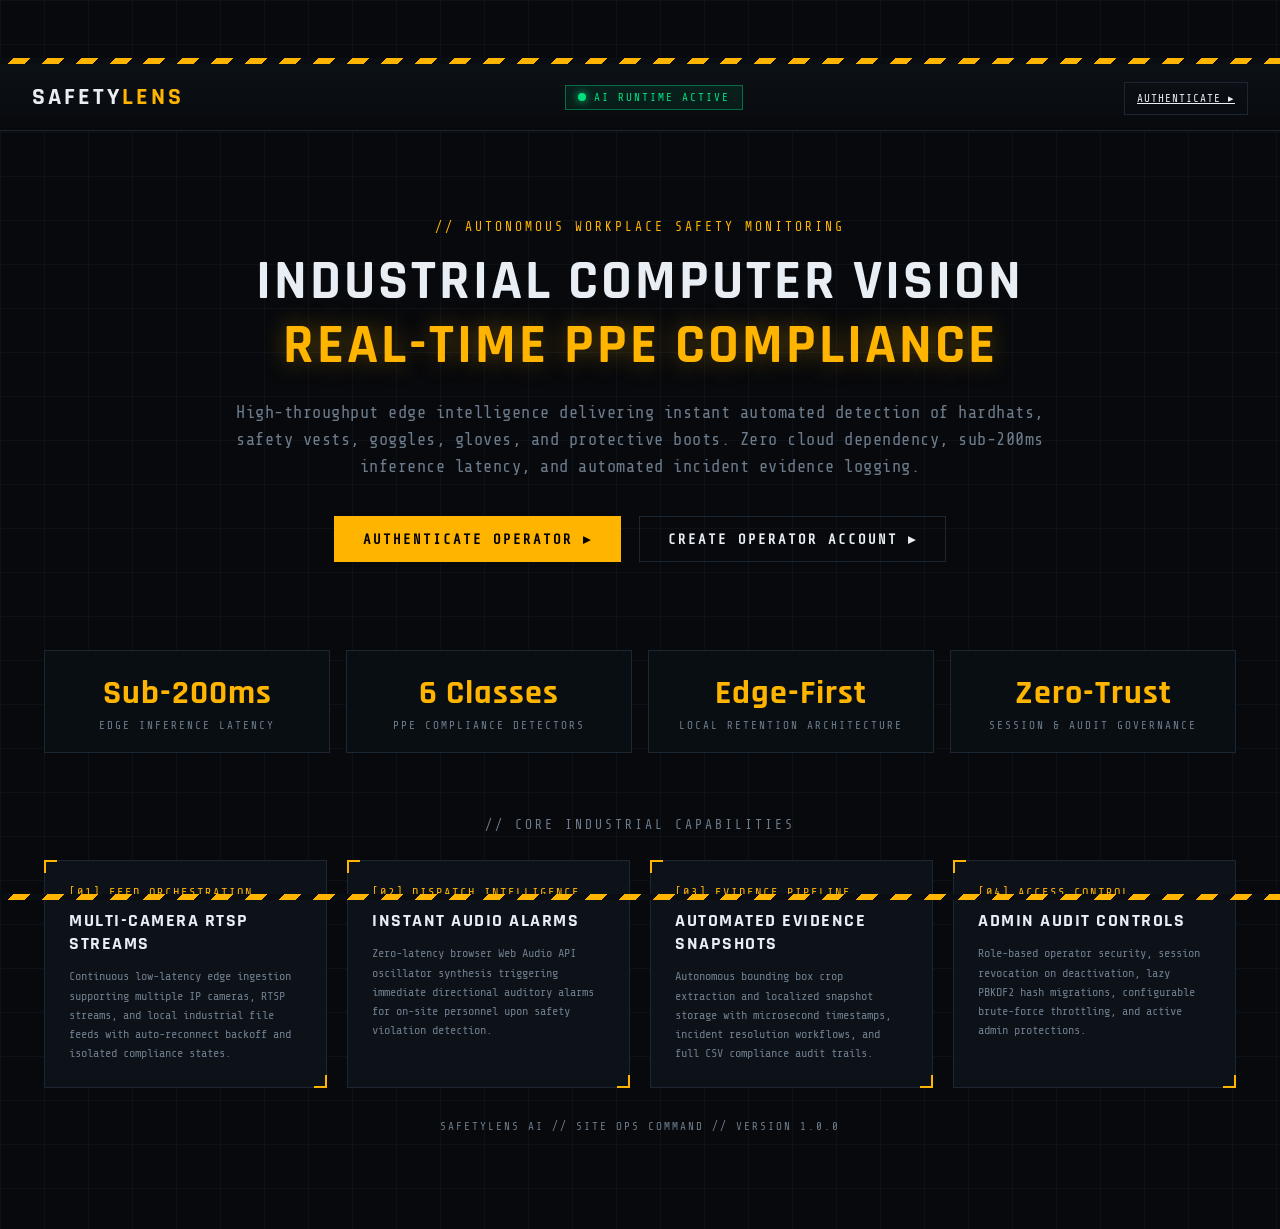
<file: frontend/landing.html>
<!doctype html>
<html lang="en">
  <head>
    <meta charset="UTF-8" />
    <meta name="viewport" content="width=device-width, initial-scale=1.0" />
    <title>SafetyLens // Industrial Computer Vision PPE Compliance</title>
    <link rel="stylesheet" href="css/style.css?v=7" />
    <style>
      .landing-nav {
        display: flex;
        align-items: center;
        justify-content: space-between;
        padding: 18px 32px;
        border-bottom: 1px solid var(--line);
        background: linear-gradient(180deg, #0d1218, #07090c);
      }
      .runtime-badge {
        display: inline-flex;
        align-items: center;
        gap: 8px;
        font-family: var(--mono);
        font-size: 11px;
        letter-spacing: 2px;
        color: var(--green);
        border: 1px solid rgba(0, 224, 127, 0.4);
        background: rgba(0, 224, 127, 0.08);
        padding: 5px 12px;
      }
      .runtime-badge .dot {
        width: 8px;
        height: 8px;
        border-radius: 50%;
        background: var(--green);
        box-shadow: 0 0 8px var(--green);
        animation: pulse 1.6s infinite;
      }
      .landing-container {
        max-width: 1240px;
        margin: 0 auto;
        padding: 48px 24px 80px;
      }
      .hero-section {
        text-align: center;
        padding: 40px 0 32px;
      }
      .hero-tag {
        font-family: var(--mono);
        font-size: 13px;
        letter-spacing: 3px;
        color: var(--amber);
        margin-bottom: 16px;
      }
      .hero-headline {
        font-size: clamp(32px, 5vw, 56px);
        font-weight: 700;
        letter-spacing: 3px;
        line-height: 1.15;
        margin-bottom: 20px;
        text-transform: uppercase;
      }
      .hero-headline span {
        color: var(--amber);
        text-shadow: 0 0 24px rgba(255, 180, 0, 0.35);
      }
      .hero-sub {
        font-family: var(--mono);
        color: var(--muted);
        font-size: clamp(14px, 1.8vw, 17px);
        max-width: 820px;
        margin: 0 auto 36px;
        line-height: 1.6;
        letter-spacing: 0.5px;
      }
      .cta-bar {
        display: flex;
        justify-content: center;
        gap: 18px;
        flex-wrap: wrap;
        margin-bottom: 56px;
      }
      .cta-btn {
        padding: 14px 28px;
        font-size: 14px;
        font-weight: 700;
        letter-spacing: 2px;
        text-decoration: none;
        display: inline-block;
      }
      .stats-strip {
        display: grid;
        grid-template-columns: repeat(auto-fit, minmax(220px, 1fr));
        gap: 16px;
        margin-bottom: 64px;
      }
      .stat-card {
        background: #090e13;
        border: 1px solid var(--line);
        padding: 20px;
        text-align: center;
      }
      .stat-val {
        font-family: var(--disp);
        font-size: 34px;
        font-weight: 700;
        color: var(--amber);
        letter-spacing: 1px;
        margin-bottom: 4px;
      }
      .stat-lbl {
        font-family: var(--mono);
        font-size: 11px;
        letter-spacing: 2px;
        color: var(--muted);
      }
      .features-title {
        font-family: var(--mono);
        font-size: 13px;
        letter-spacing: 3px;
        color: var(--muted);
        text-align: center;
        margin-bottom: 28px;
      }
      .features-grid {
        display: grid;
        grid-template-columns: repeat(auto-fit, minmax(270px, 1fr));
        gap: 20px;
      }
      .feature-card {
        padding: 24px;
        min-height: 200px;
        display: flex;
        flex-direction: column;
      }
      .feature-num {
        font-family: var(--mono);
        color: var(--amber);
        font-size: 12px;
        letter-spacing: 2px;
        margin-bottom: 10px;
      }
      .feature-title {
        font-size: 18px;
        font-weight: 700;
        letter-spacing: 1.5px;
        margin-bottom: 12px;
        color: var(--text);
      }
      .feature-desc {
        font-family: var(--mono);
        font-size: 12px;
        line-height: 1.6;
        color: var(--muted);
        flex: 1;
      }
      .landing-footer {
        text-align: center;
        padding: 32px 0 16px;
        font-family: var(--mono);
        font-size: 11px;
        color: var(--muted);
        letter-spacing: 2px;
      }
    </style>
  </head>
  <body>
    <div class="hazard"></div>

    <header class="landing-nav">
      <div class="logo">SAFETY<span>LENS</span></div>
      <div class="runtime-badge">
        <span class="dot"></span>
        AI RUNTIME ACTIVE
      </div>
      <div>
        <a class="btn" href="login.html">AUTHENTICATE ▸</a>
      </div>
    </header>

    <main class="landing-container">
      <section class="hero-section">
        <div class="hero-tag">// AUTONOMOUS WORKPLACE SAFETY MONITORING</div>
        <h1 class="hero-headline">
          INDUSTRIAL COMPUTER VISION<br />
          <span>REAL-TIME PPE COMPLIANCE</span>
        </h1>
        <p class="hero-sub">
          High-throughput edge intelligence delivering instant automated detection of hardhats,
          safety vests, goggles, gloves, and protective boots. Zero cloud dependency, sub-200ms
          inference latency, and automated incident evidence logging.
        </p>
        <div class="cta-bar">
          <a class="btn active cta-btn" href="login.html">AUTHENTICATE OPERATOR ▸</a>
          <a class="btn cta-btn" href="register.html">CREATE OPERATOR ACCOUNT ▸</a>
        </div>
      </section>

      <div class="stats-strip">
        <div class="stat-card">
          <div class="stat-val">Sub-200ms</div>
          <div class="stat-lbl">EDGE INFERENCE LATENCY</div>
        </div>
        <div class="stat-card">
          <div class="stat-val">6 Classes</div>
          <div class="stat-lbl">PPE COMPLIANCE DETECTORS</div>
        </div>
        <div class="stat-card">
          <div class="stat-val">Edge-First</div>
          <div class="stat-lbl">LOCAL RETENTION ARCHITECTURE</div>
        </div>
        <div class="stat-card">
          <div class="stat-val">Zero-Trust</div>
          <div class="stat-lbl">SESSION & AUDIT GOVERNANCE</div>
        </div>
      </div>

      <div class="features-title">// CORE INDUSTRIAL CAPABILITIES</div>
      <section class="features-grid">
        <div class="panel feature-card">
          <div class="feature-num">[01] FEED ORCHESTRATION</div>
          <h2 class="feature-title">MULTI-CAMERA RTSP STREAMS</h2>
          <p class="feature-desc">
            Continuous low-latency edge ingestion supporting multiple IP cameras, RTSP streams,
            and local industrial file feeds with auto-reconnect backoff and isolated compliance states.
          </p>
        </div>

        <div class="panel feature-card">
          <div class="feature-num">[02] DISPATCH INTELLIGENCE</div>
          <h2 class="feature-title">INSTANT AUDIO ALARMS</h2>
          <p class="feature-desc">
            Zero-latency browser Web Audio API oscillator synthesis triggering immediate directional
            auditory alarms for on-site personnel upon safety violation detection.
          </p>
        </div>

        <div class="panel feature-card">
          <div class="feature-num">[03] EVIDENCE PIPELINE</div>
          <h2 class="feature-title">AUTOMATED EVIDENCE SNAPSHOTS</h2>
          <p class="feature-desc">
            Autonomous bounding box crop extraction and localized snapshot storage with microsecond
            timestamps, incident resolution workflows, and full CSV compliance audit trails.
          </p>
        </div>

        <div class="panel feature-card">
          <div class="feature-num">[04] ACCESS CONTROL</div>
          <h2 class="feature-title">ADMIN AUDIT CONTROLS</h2>
          <p class="feature-desc">
            Role-based operator security, session revocation on deactivation, lazy PBKDF2 hash
            migrations, configurable brute-force throttling, and active admin protections.
          </p>
        </div>
      </section>

      <footer class="landing-footer">
        SAFETYLENS AI // SITE OPS COMMAND // VERSION 1.0.0
      </footer>
    </main>

    <div class="hazard bottom"></div>

    <script>
      // Client-Side Guard: redirect authenticated operators to Command Center
      const token = localStorage.getItem("sl_token");
      if (token) {
        location.replace("index.html");
      }
    </script>
  </body>
</html>
</file>
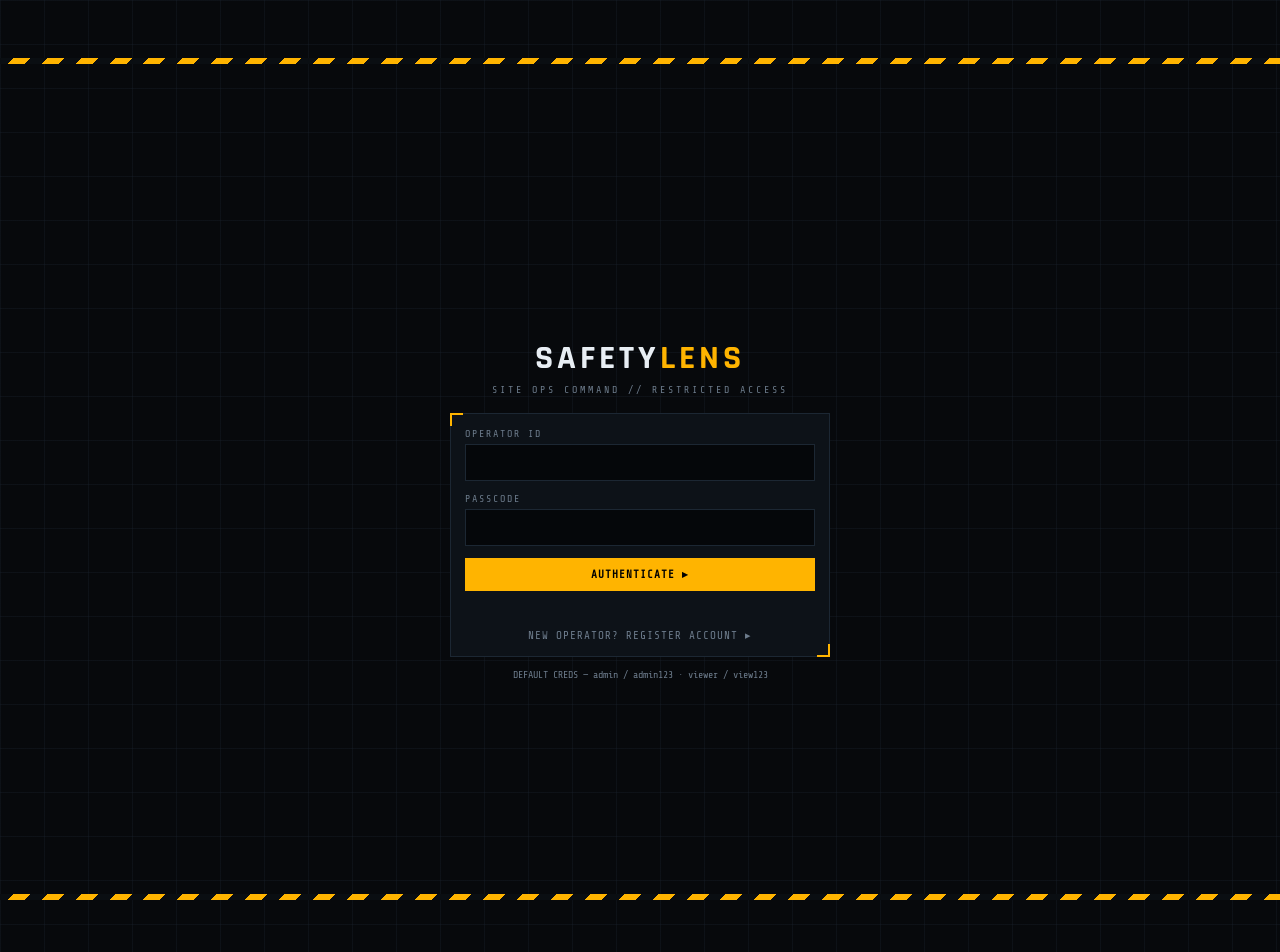
<file: frontend/login.html>
<!doctype html>
<html lang="en">
  <head>
    <meta charset="UTF-8" />
    <title>SafetyLens // Access</title>
    <link rel="stylesheet" href="css/style.css?v=7" />
    <style>
      .sub-link a:hover {
        color: var(--amber) !important;
      }
    </style>
  </head>
  <body>
    <div class="hazard"></div>
    <div class="login-wrap">
      <div class="login-box">
        <div class="logo">SAFETY<span>LENS</span></div>
        <div class="sub">SITE OPS COMMAND // RESTRICTED ACCESS</div>
        <div class="panel">
          <div class="field">
            <label>OPERATOR ID</label>
            <input id="user" autocomplete="username" />
          </div>
          <div class="field">
            <label>PASSCODE</label>
            <input id="pass" type="password" autocomplete="current-password" />
          </div>
          <button class="btn active" style="width: 100%" onclick="doLogin()">
            AUTHENTICATE ▸
          </button>
          <div class="login-err" id="err"></div>
          <div class="sub-link" style="margin-top: 14px; text-align: center; font-family: var(--mono); font-size: 11px; letter-spacing: 1px;">
            <a href="register.html" style="color: var(--muted); text-decoration: none; transition: 0.15s;">NEW OPERATOR? REGISTER ACCOUNT ▸</a>
          </div>
        </div>
        <div class="hint">
          DEFAULT CREDS — admin / admin123 · viewer / view123
        </div>
      </div>
    </div>
    <div class="hazard bottom"></div>
    <script>
      const u = document.getElementById("user"),
        p = document.getElementById("pass");
      async function doLogin() {
        const r = await fetch("/api/login", {
          method: "POST",
          headers: { "Content-Type": "application/json" },
          body: JSON.stringify({ username: u.value, password: p.value }),
        });
        if (!r.ok) {
          const data = await r.json().catch(() => ({}));
          document.getElementById("err").textContent =
            data.detail || "ACCESS DENIED — invalid credentials";
          return;
        }
        const d = await r.json();
        localStorage.setItem("sl_token", d.token);
        localStorage.setItem("sl_user", d.username);
        localStorage.setItem("sl_role", d.role);
        location.replace("index.html");
      }
      p.addEventListener("keydown", (e) => {
        if (e.key === "Enter") doLogin();
      });
    </script>
  </body>
</html>
</file>
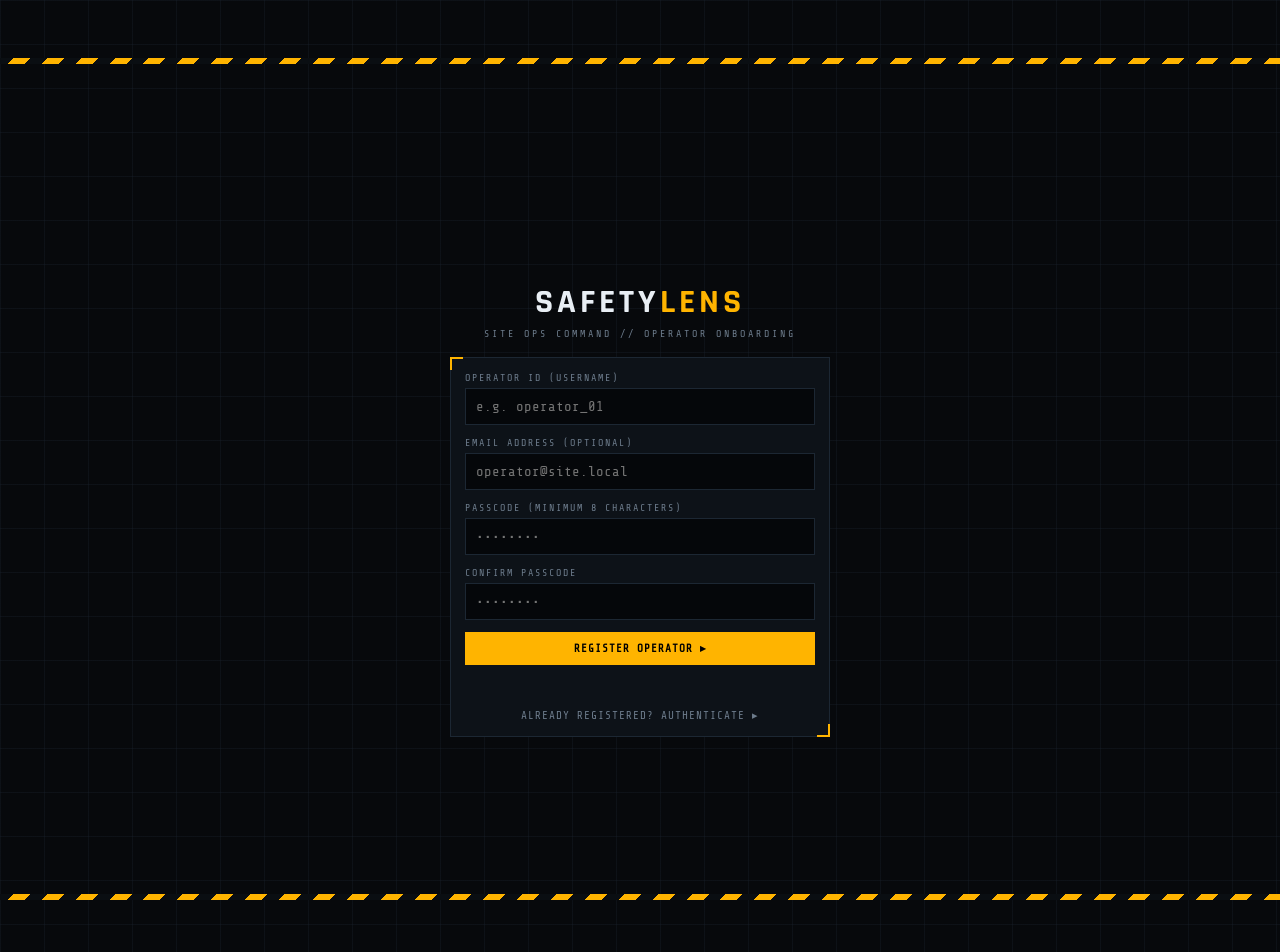
<file: frontend/register.html>
<!doctype html>
<html lang="en">
  <head>
    <meta charset="UTF-8" />
    <title>SafetyLens // Operator Registration</title>
    <link rel="stylesheet" href="css/style.css?v=7" />
    <style>
      .reg-msg {
        font-family: var(--mono);
        font-size: 12px;
        min-height: 18px;
        margin-top: 10px;
        text-align: center;
      }
      .reg-msg.err {
        color: var(--red);
      }
      .reg-msg.ok {
        color: var(--green);
      }
      .sub-link {
        margin-top: 16px;
        text-align: center;
        font-family: var(--mono);
        font-size: 11px;
        letter-spacing: 1px;
      }
      .sub-link a {
        color: var(--muted);
        text-decoration: none;
        transition: 0.15s;
      }
      .sub-link a:hover {
        color: var(--amber);
      }
    </style>
  </head>
  <body>
    <div class="hazard"></div>
    <div class="login-wrap">
      <div class="login-box">
        <div class="logo">SAFETY<span>LENS</span></div>
        <div class="sub">SITE OPS COMMAND // OPERATOR ONBOARDING</div>
        <div class="panel">
          <div class="field">
            <label>OPERATOR ID (USERNAME)</label>
            <input id="user" autocomplete="username" placeholder="e.g. operator_01" required />
          </div>
          <div class="field">
            <label>EMAIL ADDRESS (OPTIONAL)</label>
            <input id="email" type="email" autocomplete="email" placeholder="operator@site.local" />
          </div>
          <div class="field">
            <label>PASSCODE (MINIMUM 8 CHARACTERS)</label>
            <input id="pass" type="password" autocomplete="new-password" placeholder="••••••••" required />
          </div>
          <div class="field">
            <label>CONFIRM PASSCODE</label>
            <input id="confirm_pass" type="password" autocomplete="new-password" placeholder="••••••••" required />
          </div>
          <button class="btn active" style="width: 100%" id="reg-btn" onclick="doRegister()">
            REGISTER OPERATOR ▸
          </button>
          <div class="reg-msg" id="msg"></div>
          <div class="sub-link">
            <a href="login.html">ALREADY REGISTERED? AUTHENTICATE ▸</a>
          </div>
        </div>
      </div>
    </div>
    <div class="hazard bottom"></div>

    <script>
      const u = document.getElementById("user"),
        e = document.getElementById("email"),
        p = document.getElementById("pass"),
        cp = document.getElementById("confirm_pass"),
        msg = document.getElementById("msg"),
        btn = document.getElementById("reg-btn");

      function showMsg(text, isErr = true) {
        msg.textContent = text;
        msg.className = "reg-msg " + (isErr ? "err" : "ok");
      }

      async function doRegister() {
        const username = u.value.trim();
        const email = e.value.trim() || null;
        const password = p.value;
        const confirm = cp.value;

        if (!username) {
          showMsg("REGISTRATION REJECTED — operator ID cannot be empty");
          u.focus();
          return;
        }

        if (password.length < 8) {
          showMsg("REGISTRATION REJECTED — passcode must be at least 8 characters");
          p.focus();
          return;
        }

        if (password !== confirm) {
          showMsg("REGISTRATION REJECTED — passcode confirmation mismatch");
          cp.focus();
          return;
        }

        btn.disabled = true;
        btn.textContent = "REGISTERING...";

        try {
          const res = await fetch("/api/register", {
            method: "POST",
            headers: { "Content-Type": "application/json" },
            body: JSON.stringify({ username, email, password }),
          });

          if (res.status === 201) {
            showMsg("OPERATOR REGISTERED — REDIRECTING TO AUTHENTICATION...", false);
            setTimeout(() => {
              location.replace("login.html");
            }, 1200);
            return;
          }

          const data = await res.json().catch(() => ({}));
          if (res.status === 409) {
            showMsg("REGISTRATION REJECTED — USERNAME ALREADY EXISTS");
          } else if (res.status === 400) {
            showMsg("VALIDATION ERROR — " + (data.detail || "Invalid input"));
          } else {
            showMsg("REGISTRATION FAILED — " + (data.detail || "Server error"));
          }
        } catch (err) {
          showMsg("NETWORK ERROR — Could not connect to API server");
        } finally {
          btn.disabled = false;
          btn.textContent = "REGISTER OPERATOR ▸";
        }
      }

      [u, e, p, cp].forEach((input) => {
        input.addEventListener("keydown", (evt) => {
          if (evt.key === "Enter") doRegister();
        });
      });
    </script>
  </body>
</html>
</file>
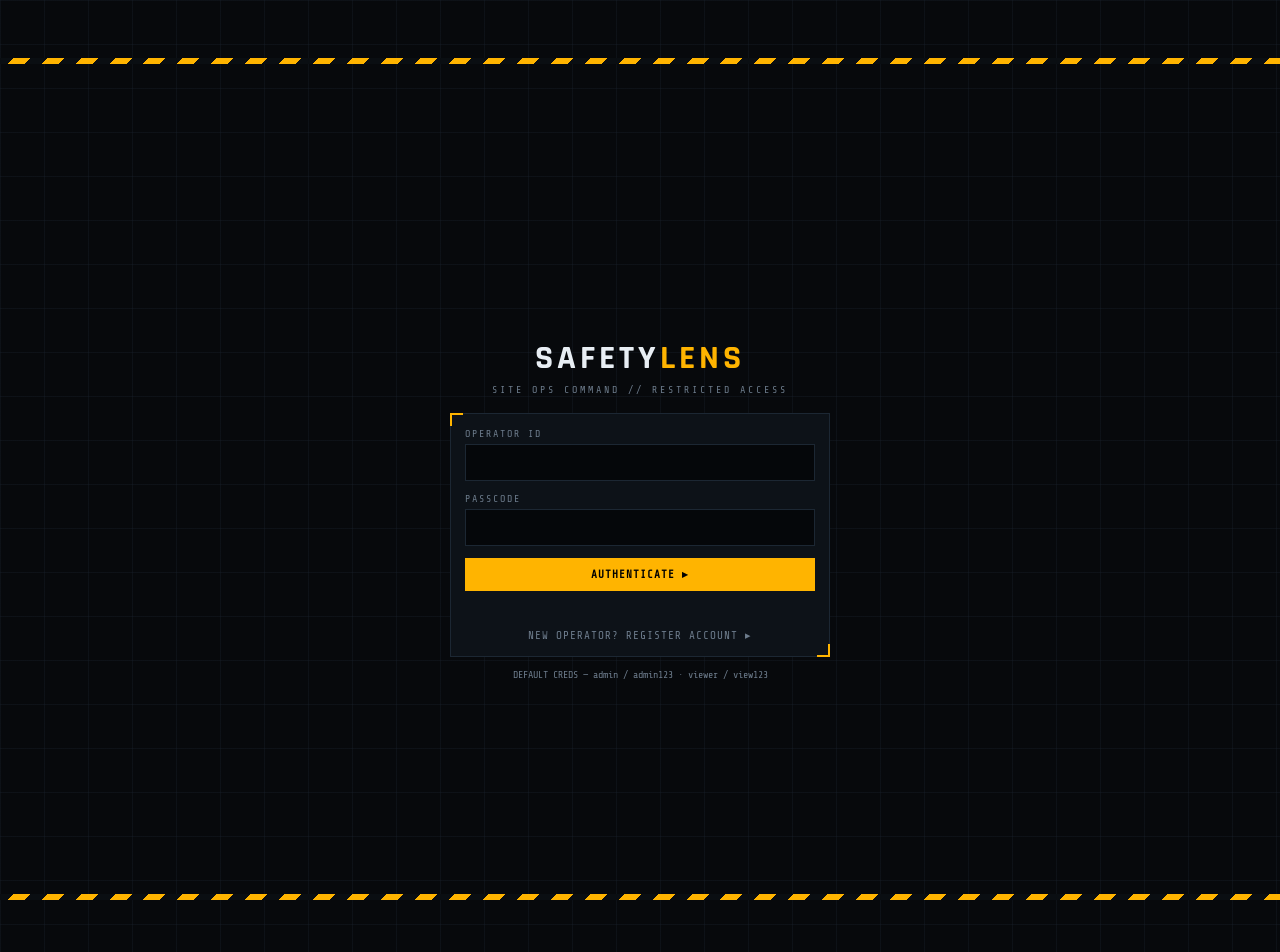
<file: frontend/reports.html>
<!doctype html>
<html lang="en">
  <head>
    <meta charset="UTF-8" />
    <title>SafetyLens // Reports</title>
    <link rel="stylesheet" href="css/style.css?v=8" />
  </head>
  <body data-page="reports">
    <div class="hazard top"></div>
    <header class="topbar">
      <div class="brand">
        <button
          class="btn hamburger"
          title="Toggle sidebar"
          onclick="document.body.classList.toggle('side-hidden')"
        >
          ≡
        </button>
        <div class="logo">SAFETY<span>LENS</span></div>
      </div>
      <div class="tag">REPORTS // AUDIT &amp; COMPLIANCE</div>
      <div class="spacer"></div>
      <div class="led"></div>
      <div class="clock" id="clock">--:--:--</div>
    </header>

    <main class="grid" style="grid-template-columns: 1fr;">
      <section>
        <!-- Filter and Action Controls -->
        <div class="panel" id="report-controls">
          <h3>// REPORT BUILDER CONTROLS</h3>
          <div class="filter-bar" style="flex-wrap: wrap;">
            <div style="display: flex; gap: 8px; align-items: center;">
              <span class="tag">FROM</span>
              <input type="date" id="filter-from" />
              <span class="tag">TO</span>
              <input type="date" id="filter-to" />
            </div>
            <select id="filter-cam">
              <option value="">ALL CAMERAS</option>
            </select>
            <select id="filter-type">
              <option value="">ALL TYPES</option>
              <option value="NO_HELMET">NO_HELMET</option>
              <option value="NO_VEST">NO_VEST</option>
              <option value="NO_GLOVES">NO_GLOVES</option>
              <option value="NO_GOGGLES">NO_GOGGLES</option>
              <option value="NO_BOOTS">NO_BOOTS</option>
            </select>
            <button class="btn active" onclick="generateReport()">GENERATE REPORT ▸</button>
            <button class="btn" onclick="exportReportCSV()">EXPORT CSV ▸</button>
            <button class="btn" onclick="printReport()" style="border-color: var(--cyan); color: var(--cyan);">PRINT / SAVE AS PDF ▸</button>
          </div>
        </div>

        <!-- Generated Report Sheet (printable) -->
        <div id="report-view" class="report-view" style="display: none; margin-top: 14px;">
          <!-- Official Report Header -->
          <div class="report-header">
            <div class="report-brand">
              <h2>SAFETY<span>LENS</span> AI // SITE OPS COMMAND</h2>
              <div class="report-title">FORMAL PPE COMPLIANCE AUDIT REPORT</div>
            </div>
            <div class="report-meta-grid">
              <div><b>SITE:</b> SafetyLens Industrial Operations</div>
              <div><b>DATE RANGE:</b> <span id="rep-range">--</span></div>
              <div><b>GENERATED AT:</b> <span id="rep-date">--</span></div>
              <div><b>AUDITOR / OPERATOR:</b> <span id="rep-user">--</span></div>
              <div><b>FILTERS:</b> <span id="rep-filters">NONE</span></div>
            </div>
          </div>

          <!-- Executive Summary KPI Strip -->
          <div class="panel" style="margin-top: 18px;">
            <h3>// EXECUTIVE SUMMARY</h3>
            <div class="report-kpi-strip">
              <div class="rep-kpi">
                <div class="rep-val amber" id="rep-k-total">0</div>
                <div class="rep-lbl">TOTAL VIOLATIONS</div>
              </div>
              <div class="rep-kpi">
                <div class="rep-val red" id="rep-k-open">0</div>
                <div class="rep-lbl">OPEN INCIDENTS</div>
              </div>
              <div class="rep-kpi">
                <div class="rep-val green" id="rep-k-resolved">0</div>
                <div class="rep-lbl">RESOLVED INCIDENTS</div>
              </div>
              <div class="rep-kpi">
                <div class="rep-val" id="rep-k-res-rate">0%</div>
                <div class="rep-lbl">RESOLUTION RATE</div>
              </div>
              <div class="rep-kpi">
                <div class="rep-val green" id="rep-k-score">100.0%</div>
                <div class="rep-lbl">COMPLIANCE INDEX</div>
                <div style="font-family: var(--mono); font-size: 10px; color: var(--amber); margin-top: 4px;" id="rep-k-context-hours">0 of 0 monitored hours contained violations</div>
                <div style="font-family: var(--mono); font-size: 10px; color: var(--muted); margin-top: 2px;" id="rep-k-context-density">DENSITY: 0 violations / dirty hour</div>
              </div>
            </div>
          </div>

          <!-- Breakdown Tables Grid -->
          <div class="report-tables-grid" style="margin-top: 18px;">
            <div class="panel">
              <h3>// BREAKDOWN BY VIOLATION TYPE</h3>
              <table class="report-table" id="rep-table-type">
                <thead>
                  <tr>
                    <th>VIOLATION TYPE</th>
                    <th style="text-align: right;">COUNT</th>
                    <th style="text-align: right;">SHARE</th>
                  </tr>
                </thead>
                <tbody></tbody>
              </table>
            </div>

            <div class="panel">
              <h3>// BREAKDOWN BY CAMERA SOURCE</h3>
              <table class="report-table" id="rep-table-camera">
                <thead>
                  <tr>
                    <th>CAMERA ID</th>
                    <th style="text-align: right;">COUNT</th>
                    <th style="text-align: right;">SHARE</th>
                  </tr>
                </thead>
                <tbody></tbody>
              </table>
            </div>
          </div>

          <!-- Top-10 Evidence Gallery -->
          <div class="panel" style="margin-top: 18px;">
            <h3>// TOP AUDIT EVIDENCE INCIDENTS</h3>
            <div class="evidence-grid" id="rep-evidence-grid"></div>
          </div>

          <!-- Report Footer -->
          <div class="report-footer" style="margin-top: 20px;">
            CONFIDENTIAL // GENERATED AUTOMATICALLY BY SAFETYLENS AI AUDIT ENGINE // ALL RIGHTS RESERVED
          </div>
        </div>
      </section>
    </main>

    <!-- snapshot modal -->
    <div id="modal" class="modal" onclick="this.classList.remove('open')">
      <img id="modal-img" src="" alt="violation snapshot" />
    </div>

    <div class="hazard bottom"></div>
    <script src="js/shell.js?v=8"></script>
    <script src="js/reports.js?v=8"></script>
  </body>
</html>
</file>
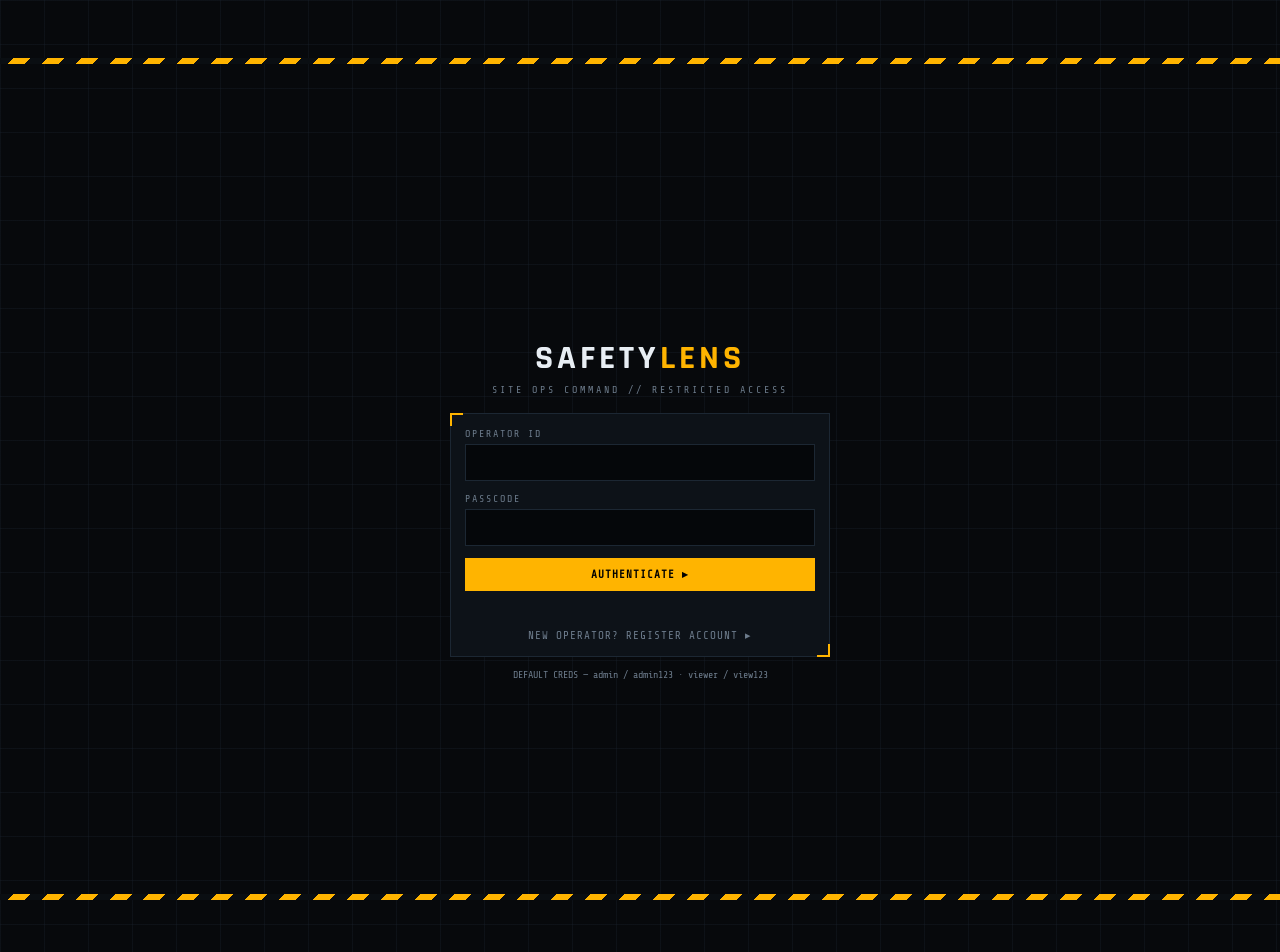
<file: frontend/settings.html>
<!doctype html>
<html lang="en">
  <head>
    <meta charset="UTF-8" />
    <title>SafetyLens // Settings</title>
    <link rel="stylesheet" href="css/style.css?v=7" />
  </head>
  <body data-page="settings">
    <div class="hazard top"></div>
    <header class="topbar">
      <div class="brand">
        <button
          class="btn hamburger"
          title="Toggle sidebar"
          onclick="document.body.classList.toggle('side-hidden')"
        >
          ≡
        </button>
        <div class="logo">SAFETY<span>LENS</span></div>
      </div>
      <div class="tag">SETTINGS CONSOLE</div>
      <div class="spacer"></div>
      <div class="tag" id="ro-tag" hidden>READ-ONLY ACCESS</div>
    </header>
    <main class="page">
      <div class="panel">
        <h3>// DETECTION ENGINE</h3>
        <label class="ctl"
          >RAW CONFIDENCE<input
            id="s-confidence"
            type="range"
            min="0.1"
            max="0.9"
            step="0.05" /><span id="v-confidence"></span
        ></label>
        <label class="ctl"
          >NEGATIVE CONFIDENCE<input
            id="s-negative_confidence"
            type="range"
            min="0.05"
            max="0.5"
            step="0.05" /><span id="v-negative_confidence"></span
        ></label>
        <label class="ctl"
          >PERSON CONFIDENCE<input
            id="s-person_conf"
            type="range"
            min="0.2"
            max="0.9"
            step="0.05" /><span id="v-person_conf"></span
        ></label>
        <label class="ctl"
          >GEAR CONFIDENCE<input
            id="s-gear_conf"
            type="range"
            min="0.1"
            max="0.9"
            step="0.05" /><span id="v-gear_conf"></span
        ></label>
        <label class="ctl"
          >COOLDOWN (SEC)<input
            id="s-cooldown_sec"
            type="range"
            min="5"
            max="120"
            step="5" /><span id="v-cooldown_sec"></span
        ></label>
        <label class="ctl"
          >CONFIRM FRAMES<input
            id="s-min_frames"
            type="range"
            min="1"
            max="10"
            step="1" /><span id="v-min_frames"></span
        ></label>
      </div>
      <div class="panel" style="margin-top: 14px">
        <h3>// COMPLIANCE RULES</h3>
        <label class="ctl"
          >VEST CHECK
          <div id="t-check_vest" class="switch"></div>
          <span></span
        ></label>
      </div>
      <div class="panel" style="margin-top: 14px">
        <h3>// AI MODEL</h3>
        <label class="ctl"
          >ACTIVE MODEL<select id="s-model" class="ctl-select"></select
          ><span></span
        ></label>
      </div>
      <div class="panel" style="margin-top: 14px">
        <h3>// ALERT DISPATCH</h3>
        <label class="ctl">EMAIL ALERTS <div id="t-alert_email" class="switch"></div><span></span></label>
        <div id="email-opts" class="alert-opts">
          <input type="text" id="email-host" class="alert-input" placeholder="SMTP Host (e.g. smtp.gmail.com)" />
          <input type="number" id="email-port" class="alert-input" placeholder="Port (e.g. 587)" />
          <input type="text" id="email-from" class="alert-input" placeholder="From Address" />
          <input type="text" id="email-to" class="alert-input" placeholder="To Addresses (comma separated)" />
          <input type="text" id="email-user" class="alert-input" placeholder="Username" />
          <input type="password" id="email-pass" class="alert-input" placeholder="Password" />
        </div>
        <label class="ctl">WEBHOOK ALERTS <div id="t-alert_webhook" class="switch"></div><span></span></label>
        <div id="webhook-opts" class="alert-opts">
          <input type="text" id="webhook-url" class="alert-input" placeholder="Webhook URL" />
        </div>
        <button class="btn" id="test-alert-btn" onclick="testAlerts()" style="margin-top: 10px;">SEND TEST ALERT ▸</button>
      </div>
      <div style="margin-top: 14px">
        <button class="btn active" id="save-btn">APPLY SETTINGS ▸</button>
      </div>
    </main>
    <div class="hazard"></div>
    <script src="js/shell.js?v=7"></script>
    <script src="js/settings.js?v=7"></script>
  </body>
</html>
</file>
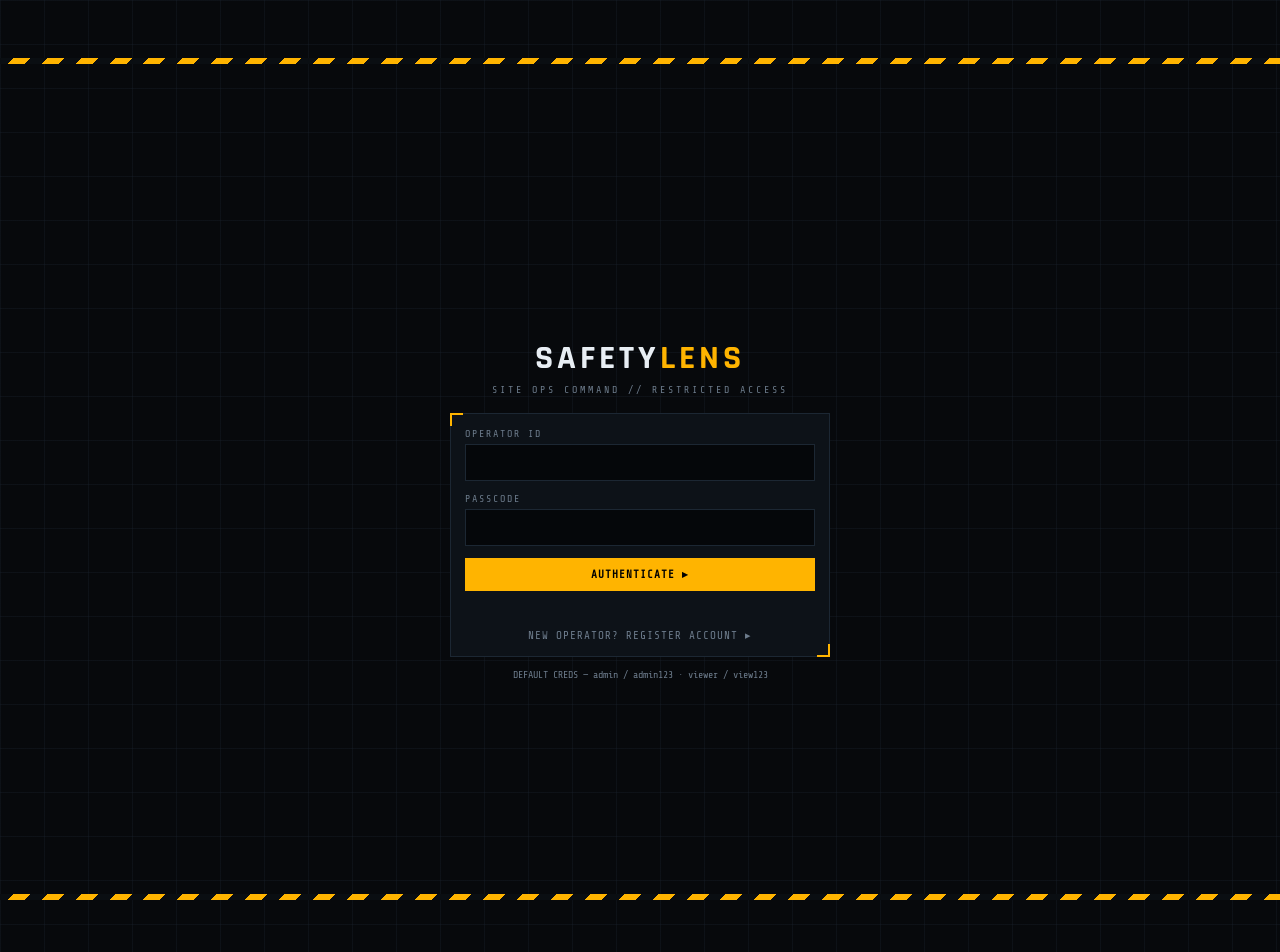
<file: frontend/zones.html>
<!doctype html>
<html lang="en">
  <head>
    <meta charset="UTF-8" />
    <title>SafetyLens // Geofencing Zones</title>
    <link rel="stylesheet" href="css/style.css?v=7" />
  </head>
  <body data-page="zones">
    <div class="hazard top"></div>
    <header class="topbar">
      <div class="brand">
        <button
          class="btn hamburger"
          title="Toggle sidebar"
          onclick="document.body.classList.toggle('side-hidden')"
        >
          ≡
        </button>
        <div class="logo">SAFETY<span>LENS</span></div>
      </div>
      <div class="tag">GEOFENCING // ZONES</div>
      <div class="spacer"></div>
      <div class="led"></div>
    </header>

    <main class="grid" style="grid-template-columns: minmax(0, 1.5fr) minmax(0, 1fr);">
      <!-- Left Panel: Stream & Canvas Calibration -->
      <section>
        <div class="panel">
          <h3>// CALIBRATION CANVAS & ZONE EDITOR</h3>
          <div class="filter-bar" style="margin-bottom: 10px;">
            <select id="camera-select" style="flex: 2;">
              <option value="">LOADING CAMERAS...</option>
            </select>
            <button class="btn" id="btn-refresh-cam" onclick="refreshSnapshot()">REFRESH FRAME ⟳</button>
          </div>

          <div class="zone-canvas-container" id="canvas-container">
            <canvas id="zone-canvas" width="800" height="450"></canvas>
          </div>

          <div class="canvas-hint-bar">
            <span id="canvas-status">CLICK ON CANVAS TO ADD POLYGON VERTICES &middot; DOUBLE-CLICK OR ENTER TO CLOSE</span>
            <span id="coord-display">CURSOR: [0.000, 0.000]</span>
          </div>

          <div class="drawing-controls" style="display: flex; gap: 8px; margin-top: 10px;">
            <button class="btn active" id="btn-save-zone-left" onclick="saveCurrentZone()" style="display: none;">[SAVE ZONE]</button>
            <button class="btn danger" id="btn-cancel-draw" onclick="cancelDrawing()" style="display: none;">[CANCEL] (ESC)</button>
          </div>
        </div>
      </section>

      <!-- Right Panel: Zone Creation Form & List -->
      <section>
        <!-- Form Panel: Revealed when a polygon is closed -->
        <div class="panel" id="zone-form-panel" style="display: none; margin-bottom: 14px; border-color: var(--amber);">
          <h3>// CONFIGURE NEW ZONE</h3>
          <div class="field">
            <label for="zone-name">ZONE NAME / LOCATION</label>
            <input type="text" id="zone-name" placeholder="e.g. Loading Dock North, Welding Bay" maxlength="64" />
          </div>
          <div class="field">
            <label for="zone-req">SAFETY COMPLIANCE REQUIREMENT</label>
            <select id="zone-req" class="ctl-select" style="width: 100%;">
              <option value="HELMET">HELMET (Mandatory Hardhat)</option>
              <option value="VEST">VEST (Mandatory High-Vis Vest)</option>
              <option value="GLOVES">GLOVES (Mandatory Protective Gloves)</option>
              <option value="BOOTS">BOOTS (Mandatory Steel-Toe Boots)</option>
              <option value="GOGGLES">GOGGLES (Mandatory Safety Eyewear)</option>
              <option value="ANY_PPE">ANY_PPE (Full PPE Envelope)</option>
              <option value="RESTRICTED">RESTRICTED (Zero-Worker Exclusion Zone)</option>
            </select>
          </div>
          <div style="display: flex; gap: 8px; margin-top: 14px;">
            <button class="btn active" id="btn-create-zone" onclick="saveCurrentZone()" style="flex: 1;">[CREATE ZONE]</button>
            <button class="btn danger" onclick="cancelDrawing()">[CANCEL] (ESC)</button>
          </div>
        </div>

        <!-- Configured Zones Table Panel -->
        <div class="panel">
          <div style="display: flex; justify-content: space-between; align-items: center; margin-bottom: 12px;">
            <h3>// ACTIVE ZONES FOR CAMERA</h3>
            <span id="zone-count" class="tag">0 ZONES</span>
          </div>
          <table class="cam-table" id="zones-table">
            <thead>
              <tr>
                <th>NAME</th>
                <th>REQUIREMENT</th>
                <th>STATUS</th>
                <th data-admin>ACTIONS</th>
              </tr>
            </thead>
            <tbody>
              <tr>
                <td colspan="4" style="color: var(--muted); text-align: center; padding: 18px;">SELECT A CAMERA TO VIEW ZONES</td>
              </tr>
            </tbody>
          </table>
        </div>
      </section>
    </main>

    <div class="hazard bottom"></div>
    <script src="js/shell.js?v=7"></script>
    <script src="js/zones.js?v=7"></script>
  </body>
</html>
</file>
<file: frontend/css/style.css>
/* ============ SAFETYLENS // INDUSTRIAL OPS DESIGN SYSTEM ============ */
@font-face {
  font-family: "Rajdhani";
  font-weight: 600;
  src: url("../fonts/rajdhani-600.woff2") format("woff2");
}
@font-face {
  font-family: "Rajdhani";
  font-weight: 700;
  src: url("../fonts/rajdhani-700.woff2") format("woff2");
}
@font-face {
  font-family: "ShareTechMono";
  src: url("../fonts/sharetechmono-400.woff2") format("woff2");
}

:root {
  color-scheme: dark;
  --bg: #07090c;
  --panel: #0d1218;
  --line: #1c2733;
  --amber: #ffb400;
  --red: #ff3b30;
  --green: #00e07f;
  --cyan: #39c4f0;
  --text: #e8eef4;
  --muted: #6d7c8c;
  --mono: "ShareTechMono", ui-monospace, Consolas, monospace;
  --disp: "Rajdhani", system-ui, sans-serif;
}
* {
  box-sizing: border-box;
  margin: 0;
  padding: 0;
}
body {
  background: var(--bg);
  color: var(--text);
  font-family: var(--disp);
  min-height: 100vh;
  background-image:
    linear-gradient(rgba(28, 39, 51, 0.3) 1px, transparent 1px),
    linear-gradient(90deg, rgba(28, 39, 51, 0.3) 1px, transparent 1px);
  background-size: 44px 44px;
}
.hazard {
  height: 6px;
  background: repeating-linear-gradient(
    -45deg,
    var(--amber) 0 12px,
    #0a0e12 12px 24px
  );
}

/* ---- top bar ---- */
.topbar {
  display: flex;
  align-items: center;
  gap: 14px;
  padding: 10px 18px;
  border-bottom: 1px solid var(--line);
  background: linear-gradient(180deg, #0d1218, #0a0e12);
}
.logo {
  font-weight: 700;
  font-size: 24px;
  letter-spacing: 3px;
}
.logo span {
  color: var(--amber);
}
.tag {
  font-family: var(--mono);
  font-size: 11px;
  color: var(--muted);
  border: 1px solid var(--line);
  padding: 3px 9px;
  letter-spacing: 1px;
}
.tag b {
  color: var(--amber);
  font-weight: 400;
}
.spacer {
  flex: 1;
}
.led {
  width: 9px;
  height: 9px;
  border-radius: 50%;
  background: var(--green);
  box-shadow: 0 0 10px var(--green);
  animation: pulse 1.6s infinite;
}
@keyframes pulse {
  50% {
    opacity: 0.3;
  }
}
.clock {
  font-family: var(--mono);
  font-size: 15px;
  color: var(--amber);
  letter-spacing: 2px;
}

/* ---- layout ---- */
.grid {
  display: grid;
  grid-template-columns: 270px 1fr 330px;
  gap: 14px;
  padding: 14px;
}
@media (max-width: 1200px) {
  .grid {
    grid-template-columns: 1fr;
  }
}

/* ---- panels with corner brackets ---- */
.panel {
  background: var(--panel);
  border: 1px solid var(--line);
  position: relative;
  padding: 14px;
}
.panel::before,
.panel::after {
  content: "";
  position: absolute;
  width: 11px;
  height: 11px;
  border-color: var(--amber);
  border-style: solid;
}
.panel::before {
  top: -1px;
  left: -1px;
  border-width: 2px 0 0 2px;
}
.panel::after {
  bottom: -1px;
  right: -1px;
  border-width: 0 2px 2px 0;
}
.panel h3 {
  font-size: 11px;
  letter-spacing: 2px;
  color: var(--muted);
  font-family: var(--mono);
  margin-bottom: 12px;
}

/* ---- KPIs ---- */
.kpi {
  display: flex;
  flex-direction: column;
  gap: 3px;
  padding: 11px 0;
  border-bottom: 1px dashed var(--line);
}
.kpi:last-child {
  border-bottom: none;
}
.kpi .val {
  font-size: 44px;
  font-weight: 700;
  line-height: 1;
}
.kpi .val.amber {
  color: var(--amber);
}
.kpi .val.red {
  color: var(--red);
}
.kpi .val.green {
  color: var(--green);
}
.kpi .lbl {
  font-family: var(--mono);
  font-size: 10px;
  color: var(--muted);
  letter-spacing: 2px;
}

/* ---- threat banner ---- */
.threat {
  font-family: var(--mono);
  text-align: center;
  padding: 10px;
  font-size: 15px;
  letter-spacing: 4px;
  border: 1px solid;
  margin-bottom: 6px;
}
.threat.nominal {
  color: var(--green);
  border-color: var(--green);
  background: rgba(0, 224, 127, 0.06);
}
.threat.elevated {
  color: var(--amber);
  border-color: var(--amber);
  background: rgba(255, 180, 0, 0.08);
}
.threat.critical {
  color: var(--red);
  border-color: var(--red);
  background: rgba(255, 59, 48, 0.1);
  animation: blink 0.8s steps(2) infinite;
}
@keyframes blink {
  50% {
    background: rgba(255, 59, 48, 0.25);
  }
}

/* ---- buttons ---- */
.controls {
  display: flex;
  flex-wrap: wrap;
  gap: 8px;
}
.btn {
  font-family: var(--mono);
  letter-spacing: 1px;
  font-size: 11px;
  background: transparent;
  border: 1px solid var(--line);
  color: var(--text);
  padding: 9px 12px;
  cursor: pointer;
  transition: 0.15s;
}
.btn:hover {
  border-color: var(--amber);
  color: var(--amber);
  box-shadow: 0 0 14px rgba(255, 180, 0, 0.25);
}
.btn.active {
  background: var(--amber);
  color: #000;
  border-color: var(--amber);
  font-weight: 700;
}

.btn.danger {
  border-color: var(--red);
  color: var(--red);
}
.btn.danger:hover {
  background: var(--red);
  color: #000;
  border-color: var(--red);
  box-shadow: 0 0 14px rgba(255, 59, 48, 0.4);
}

/* ---- video HUD ---- */
.feedwrap {
  position: relative;
  background: #000;
  border: 1px solid var(--line);
  overflow: hidden;
}
.feedwrap canvas {
  width: 100%;
  display: block;
}
video {
  display: none;
}
.hud {
  position: absolute;
  inset: 0;
  pointer-events: none;
}
.corner {
  position: absolute;
  width: 26px;
  height: 26px;
  border: 2px solid var(--amber);
}
.corner.tl {
  top: 8px;
  left: 8px;
  border-right: none;
  border-bottom: none;
}
.corner.tr {
  top: 8px;
  right: 8px;
  border-left: none;
  border-bottom: none;
}
.corner.bl {
  bottom: 8px;
  left: 8px;
  border-right: none;
  border-top: none;
}
.corner.br {
  bottom: 8px;
  right: 8px;
  border-left: none;
  border-top: none;
}
.scanline {
  position: absolute;
  left: 0;
  right: 0;
  height: 80px;
  background: linear-gradient(
    180deg,
    transparent,
    rgba(57, 196, 240, 0.14),
    transparent
  );
  animation: scan 4.5s linear infinite;
}
@keyframes scan {
  from {
    top: -90px;
  }
  to {
    top: 110%;
  }
}
.feedlabel {
  position: absolute;
  top: 12px;
  left: 44px;
  font-family: var(--mono);
  font-size: 11px;
  color: var(--amber);
  letter-spacing: 2px;
}
.feedlabel.right {
  left: auto;
  right: 44px;
  color: var(--muted);
}
.rec {
  display: inline-block;
  width: 8px;
  height: 8px;
  border-radius: 50%;
  background: var(--red);
  box-shadow: 0 0 8px var(--red);
  animation: pulse 1s infinite;
  margin-right: 6px;
}

/* ---- event log ---- */
.log {
  font-family: var(--mono);
  font-size: 12px;
  height: 420px;
  overflow-y: auto;
  background: #05070a;
  border: 1px solid var(--line);
  padding: 8px;
}
.log .row {
  padding: 3px 7px;
  margin-bottom: 3px;
  color: var(--muted);
  border-left: 2px solid transparent;
  white-space: nowrap;
}
.log .row.warn {
  color: var(--red);
  border-left-color: var(--red);
  background: rgba(255, 59, 48, 0.07);
}
.log .row.ok {
  color: var(--green);
  border-left-color: var(--green);
}

/* ---- charts + gallery ---- */
.chartrow {
  display: grid;
  grid-template-columns: 1.4fr 1fr;
  gap: 14px;
  margin-top: 14px;
}
@media (max-width: 900px) {
  .chartrow {
    grid-template-columns: 1fr;
  }
}
.gallery {
  display: grid;
  grid-template-columns: repeat(3, 1fr);
  gap: 8px;
}
.gallery img {
  width: 100%;
  display: block;
  border: 1px solid var(--red);
  filter: saturate(0.9);
}
/* ============ SPRINT A: SHELL / LOGIN / SETTINGS ============ */
.sidebar {
  position: fixed;
  left: 0;
  top: 0;
  bottom: 0;
  width: 210px;
  background: #0a0f14;
  border-right: 1px solid var(--line);
  display: flex;
  flex-direction: column;
  padding: 14px 0;
  z-index: 50;
}
body.shelled {
  padding-left: 210px;
}
.side-logo {
  font-weight: 700;
  font-size: 20px;
  letter-spacing: 3px;
  padding: 6px 16px 16px;
  border-bottom: 1px solid var(--line);
  margin-bottom: 10px;
}
.side-logo span {
  color: var(--amber);
}
.side-item {
  display: flex;
  align-items: center;
  gap: 8px;
  font-family: var(--mono);
  font-size: 12px;
  letter-spacing: 2px;
  color: var(--muted);
  text-decoration: none;
  padding: 10px 16px;
  border-left: 3px solid transparent;
}
.side-item:hover {
  color: var(--text);
  background: #0d141b;
}
.side-item.active {
  color: var(--amber);
  border-left-color: var(--amber);
  background: rgba(255, 180, 0, 0.07);
}
.side-item.soon {
  opacity: 0.45;
}
.side-item em {
  margin-left: auto;
  font-style: normal;
  font-size: 9px;
  border: 1px solid var(--line);
  padding: 1px 5px;
}
.side-user {
  margin-top: auto;
  padding: 12px 16px;
  border-top: 1px solid var(--line);
  font-family: var(--mono);
  font-size: 11px;
  color: var(--muted);
}
.side-user b {
  color: var(--amber);
}
.side-user .btn {
  margin-top: 8px;
  width: 100%;
}

.login-wrap {
  min-height: 80vh;
  display: flex;
  align-items: center;
  justify-content: center;
}
.login-box {
  width: 380px;
}
.login-box .logo {
  font-size: 34px;
  text-align: center;
  letter-spacing: 4px;
}
.login-box .sub {
  text-align: center;
  font-family: var(--mono);
  font-size: 10px;
  color: var(--muted);
  letter-spacing: 3px;
  margin: 4px 0 18px;
}
.field {
  margin-bottom: 12px;
}
.field label {
  display: block;
  font-family: var(--mono);
  font-size: 10px;
  letter-spacing: 2px;
  color: var(--muted);
  margin-bottom: 5px;
}
.field input {
  width: 100%;
  background: #05070a;
  border: 1px solid var(--line);
  color: var(--text);
  font-family: var(--mono);
  font-size: 14px;
  padding: 10px;
}
.field input:focus {
  outline: none;
  border-color: var(--amber);
  box-shadow: 0 0 12px rgba(255, 180, 0, 0.2);
}
.login-err {
  font-family: var(--mono);
  color: var(--red);
  font-size: 12px;
  min-height: 16px;
  margin-top: 8px;
}
.hint {
  font-family: var(--mono);
  font-size: 10px;
  color: var(--muted);
  margin-top: 12px;
  text-align: center;
}

.page {
  padding: 14px;
  max-width: 900px;
}
.ctl {
  display: grid;
  grid-template-columns: 220px 1fr 70px;
  gap: 12px;
  align-items: center;
  padding: 9px 0;
  border-bottom: 1px dashed var(--line);
  font-family: var(--mono);
  font-size: 12px;
  letter-spacing: 1px;
  color: var(--muted);
}
.ctl input[type="range"] {
  accent-color: var(--amber);
  width: 100%;
}
.ctl span {
  color: var(--amber);
  text-align: right;
}
.switch {
  position: relative;
  width: 46px;
  height: 22px;
  background: #1a232e;
  border: 1px solid var(--line);
  cursor: pointer;
}
.switch::after {
  content: "";
  position: absolute;
  top: 2px;
  left: 2px;
  width: 16px;
  height: 16px;
  background: var(--muted);
  transition: 0.15s;
}
.switch.on {
  border-color: var(--green);
}
.switch.on::after {
  left: 26px;
  background: var(--green);
}
.ctl-select {
  background: #05070a;
  border: 1px solid var(--line);
  color: var(--amber);
  font-family: var(--mono);
  padding: 8px;
}
/* ---- ALERT DISPATCH panel: dark inputs + container boxes ---- */
.alert-input {
  width: 100%;
  background: #05070a;
  border: 1px solid var(--line);
  color: var(--text);
  font-family: var(--mono);
  font-size: 13px;
  padding: 9px;
}
.alert-input:focus {
  outline: none;
  border-color: var(--amber);
  box-shadow: 0 0 12px rgba(255, 180, 0, 0.25);
}
.alert-input::placeholder {
  color: var(--muted);
}
.alert-opts {
  display: none;
  flex-direction: column;
  gap: 8px;
  padding: 10px;
  margin-bottom: 10px;
  border: 1px solid var(--line);
  background: #0a0f14;
}
.toast {
  position: fixed;
  right: 18px;
  bottom: 18px;
  background: #0d1218;
  border: 1px solid var(--amber);
  color: var(--amber);
  font-family: var(--mono);
  font-size: 12px;
  padding: 10px 14px;
  z-index: 99;
  letter-spacing: 1px;
}
/* ============ FIX PATCH ============ */
/* #1 hamburger + collapsible sidebar */
.hamburger {
  font-size: 15px;
  line-height: 1;
  padding: 6px 10px;
}
body.side-hidden .sidebar {
  display: none;
}
body.side-hidden {
  padding-left: 0;
}

/* #2 layout overflow — right column no longer clipped */
.grid {
  grid-template-columns: 240px minmax(0, 1fr) 300px;
}
.grid > * {
  min-width: 0;
}
.gallery {
  grid-template-columns: repeat(2, 1fr);
}
.feedwrap canvas {
  height: auto;
}

/* #5 bottom hazard glued to viewport bottom (login) */
.hazard.bottom {
  position: fixed;
  left: 0;
  right: 0;
  bottom: 0;
  z-index: 60;
}
.login-wrap {
  min-height: calc(100vh - 12px);
}
/* ============ PATCH v2: header / layout / gallery / modal ============ */
.hazard.top {
  position: fixed;
  top: 0;
  left: 0;
  right: 0;
  z-index: 80;
}
.topbar {
  position: fixed;
  top: 6px;
  left: 0;
  right: 0;
  height: 52px;
  z-index: 70;
  display: flex;
  align-items: center;
  gap: 14px;
  padding: 0 16px;
  background: linear-gradient(180deg, #0d1218, #0a0e12);
  border-bottom: 1px solid var(--line);
}
.brand {
  display: flex;
  align-items: center;
  gap: 12px;
}
.brand .logo {
  font-size: 22px;
  letter-spacing: 3px;
}
body {
  padding-top: 58px;
}
.sidebar {
  top: 58px;
}

/* charts fill their panels */
.chartbox {
  position: relative;
  height: 210px;
}
.chartbox.tall {
  height: 250px;
}

/* right column: fixed heights, scrollable */
.log {
  height: 300px;
}
.gallery {
  max-height: 330px;
  overflow-y: auto;
  grid-template-columns: repeat(2, 1fr);
}
.gallery img {
  aspect-ratio: 1/1;
  object-fit: cover;
  cursor: pointer;
  transition: 0.15s;
}
.gallery img:hover {
  border-color: var(--amber);
  filter: none;
}

/* snapshot modal with blurred backdrop */
.modal {
  position: fixed;
  inset: 0;
  display: none;
  align-items: center;
  justify-content: center;
  background: rgba(4, 6, 10, 0.72);
  backdrop-filter: blur(7px);
  z-index: 120;
}
.modal.open {
  display: flex;
}
.modal img {
  max-width: 86vw;
  max-height: 86vh;
  border: 2px solid var(--amber);
  box-shadow: 0 0 40px rgba(0, 0, 0, 0.85);
}

/* ============ CAMERAS & INCIDENTS ============ */
.cam-table, .incident-table {
  width: 100%;
  border-collapse: collapse;
  font-family: var(--mono);
  font-size: 12px;
}
.cam-table th, .incident-table th,
.cam-table td, .incident-table td {
  padding: 10px;
  text-align: left;
  border-bottom: 1px solid var(--line);
}
.cam-table th, .incident-table th {
  color: var(--amber);
  letter-spacing: 2px;
  font-size: 11px;
}
.status-badge {
  display: inline-block;
  padding: 3px 6px;
  border-radius: 2px;
  font-family: var(--mono);
  font-size: 10px;
  letter-spacing: 1px;
  background: var(--line);
  color: var(--text);
}
.status-online {
  background: rgba(31, 219, 132, 0.15);
  color: var(--green);
  border: 1px solid var(--green);
}
.status-error {
  background: rgba(255, 59, 48, 0.15);
  color: var(--red);
  border: 1px solid var(--red);
}
.status-offline {
  background: rgba(142, 154, 168, 0.15);
  color: var(--muted);
  border: 1px solid var(--line);
}
.filter-bar {
  display: flex;
  gap: 10px;
  align-items: center;
  margin-bottom: 15px;
}
.filter-bar select, .filter-bar input {
  background: #05070a;
  border: 1px solid var(--line);
  color: var(--text);
  font-family: var(--mono);
  font-size: 12px;
  padding: 8px;
}
.filter-bar select:focus, .filter-bar input:focus {
  outline: none;
  border-color: var(--amber);
}
.cam-thumb {
  width: 120px;
  height: 80px;
  object-fit: cover;
  border: 1px solid var(--line);
}
.cam-err {
  display: block;
  margin-top: 5px;
  max-width: 260px;
  font-family: var(--mono);
  font-size: 10px;
  line-height: 1.4;
  color: var(--red);
}
.input-hint {
  font-family: var(--mono);
  font-size: 10px;
  letter-spacing: 1px;
  color: var(--muted);
  margin-top: -8px;
}

/* ============ ANALYTICS & REPORTS ============ */
.kpi-grid {
  display: grid;
  grid-template-columns: repeat(4, 1fr);
  gap: 14px;
}
@media (max-width: 1100px) {
  .kpi-grid {
    grid-template-columns: repeat(2, 1fr);
  }
}
@media (max-width: 600px) {
  .kpi-grid {
    grid-template-columns: 1fr;
  }
}

.analytics-grid {
  display: grid;
  grid-template-columns: repeat(2, 1fr);
  gap: 14px;
}
@media (max-width: 1000px) {
  .analytics-grid {
    grid-template-columns: 1fr;
  }
}

.report-view {
  background: var(--panel);
  border: 1px solid var(--line);
  padding: 24px;
  position: relative;
}
.report-header {
  display: flex;
  justify-content: space-between;
  align-items: flex-start;
  border-bottom: 2px solid var(--amber);
  padding-bottom: 14px;
  margin-bottom: 14px;
  flex-wrap: wrap;
  gap: 14px;
}
.report-brand h2 {
  font-size: 20px;
  letter-spacing: 2px;
}
.report-brand h2 span {
  color: var(--amber);
}
.report-title {
  font-family: var(--mono);
  font-size: 11px;
  color: var(--muted);
  letter-spacing: 2px;
  margin-top: 4px;
}
.report-meta-grid {
  font-family: var(--mono);
  font-size: 11px;
  color: var(--muted);
  line-height: 1.6;
}
.report-meta-grid b {
  color: var(--text);
}
.report-meta-grid span {
  color: var(--amber);
}
.report-kpi-strip {
  display: grid;
  grid-template-columns: repeat(5, 1fr);
  gap: 10px;
  padding: 8px 0;
}
@media (max-width: 900px) {
  .report-kpi-strip {
    grid-template-columns: repeat(2, 1fr);
  }
}
.rep-kpi {
  border-left: 2px solid var(--line);
  padding-left: 10px;
}
.rep-val {
  font-size: 28px;
  font-weight: 700;
  line-height: 1;
}
.rep-val.amber { color: var(--amber); }
.rep-val.red { color: var(--red); }
.rep-val.green { color: var(--green); }
.rep-lbl {
  font-family: var(--mono);
  font-size: 9px;
  color: var(--muted);
  letter-spacing: 1px;
  margin-top: 4px;
}
.report-tables-grid {
  display: grid;
  grid-template-columns: repeat(2, 1fr);
  gap: 14px;
}
@media (max-width: 900px) {
  .report-tables-grid {
    grid-template-columns: 1fr;
  }
}
.report-table {
  width: 100%;
  border-collapse: collapse;
  font-family: var(--mono);
  font-size: 12px;
}
.report-table th {
  padding: 8px 10px;
  text-align: left;
  border-bottom: 1px solid var(--line);
  color: var(--amber);
  letter-spacing: 1px;
  font-size: 11px;
}
.report-table td {
  padding: 8px 10px;
  border-bottom: 1px dashed var(--line);
  color: var(--text);
}
.evidence-grid {
  display: grid;
  grid-template-columns: repeat(5, 1fr);
  gap: 12px;
}
@media (max-width: 1200px) {
  .evidence-grid {
    grid-template-columns: repeat(3, 1fr);
  }
}
@media (max-width: 700px) {
  .evidence-grid {
    grid-template-columns: repeat(2, 1fr);
  }
}
.evidence-card {
  background: #05070a;
  border: 1px solid var(--line);
  overflow: hidden;
}
.evidence-card img {
  width: 100%;
  aspect-ratio: 4 / 3;
  object-fit: cover;
  display: block;
  border-bottom: 1px solid var(--line);
}
.evidence-info {
  padding: 8px;
}
.report-footer {
  font-family: var(--mono);
  font-size: 10px;
  color: var(--muted);
  text-align: center;
  border-top: 1px solid var(--line);
  padding-top: 12px;
  letter-spacing: 1px;
}

/* ============ PRINT STYLESHEET ============ */
@media print {
  /* Hide non-printable app chrome */
  .sidebar, .topbar, .hazard, .filter-bar, .controls, .modal, button, .toast, #report-controls {
    display: none !important;
  }
  body, body.shelled {
    background: #fff !important;
    color: #111 !important;
    padding: 0 !important;
    margin: 0 !important;
    font-family: Arial, sans-serif !important; /* Better for print */
  }
  .panel {
    border: 1px solid #ccc !important;
    background: #fff !important;
    color: #111 !important;
    box-shadow: none !important;
  }
  .panel::before, .panel::after {
    display: none !important;
  }
  #report-view {
    display: block !important;
    width: 100% !important;
    max-width: 100% !important;
    padding: 20px !important;
    background: #fff !important;
    border: none !important;
  }
  .report-header {
    border-bottom: 2px solid #000 !important;
  }
  .report-brand h2 {
    color: #000 !important;
  }
  .report-brand h2 span {
    color: #000 !important;
  }
  .report-title, .report-meta-grid, .rep-lbl, .report-footer {
    color: #444 !important;
  }
  .report-meta-grid b, .report-meta-grid span {
    color: #000 !important;
  }
  .rep-kpi {
    border-left: 2px solid #ccc !important;
  }
  .rep-val {
    color: #000 !important;
  }
  .report-table {
    width: 100% !important;
    border-collapse: collapse !important;
    page-break-inside: avoid;
  }
  .report-table th {
    background: #f0f0f0 !important;
    color: #000 !important;
    border-bottom: 2px solid #333 !important;
    text-align: left !important;
  }
  .report-table td {
    color: #111 !important;
    border-bottom: 1px solid #ccc !important;
  }
  .evidence-grid {
    display: grid !important;
    grid-template-columns: repeat(2, 1fr) !important;
    gap: 20px !important;
    page-break-inside: avoid;
  }
  .evidence-card {
    border: 1px solid #ccc !important;
    background: #fff !important;
    color: #000 !important;
    page-break-inside: avoid;
  }
  .evidence-card img {
    max-width: 100% !important;
    height: auto !important;
  }
  .evidence-card .status-badge {
    border: 1px solid #999 !important;
    color: #000 !important;
    background: #eee !important;
  }
}

/* ============ SPRINT C-3: GEOFENCING ZONES ============ */
.zone-canvas-container {
  position: relative;
  background: #05070a;
  border: 1px solid var(--line);
  overflow: hidden;
  display: flex;
  justify-content: center;
  align-items: center;
  width: 100%;
}
.zone-canvas-container canvas {
  display: block;
  max-width: 100%;
  height: auto;
  cursor: crosshair;
}
.canvas-hint-bar {
  display: flex;
  justify-content: space-between;
  align-items: center;
  font-family: var(--mono);
  font-size: 11px;
  color: var(--muted);
  padding: 8px 12px;
  background: #090e13;
  border: 1px solid var(--line);
  border-top: none;
  margin-bottom: 12px;
}
.canvas-hint-bar b {
  color: var(--amber);
}

/* Badge requirements */
.badge-req {
  display: inline-block;
  padding: 3px 6px;
  border-radius: 2px;
  font-family: var(--mono);
  font-size: 10px;
  letter-spacing: 1px;
  font-weight: 600;
}
.badge-restricted {
  background: rgba(255, 59, 48, 0.18);
  color: var(--red);
  border: 1px solid var(--red);
}
.badge-helmet, .badge-vest, .badge-any_ppe, .badge-any-ppe {
  background: rgba(255, 180, 0, 0.15);
  color: var(--amber);
  border: 1px solid var(--amber);
}
.badge-gloves, .badge-boots, .badge-goggles {
  background: rgba(57, 196, 240, 0.15);
  color: var(--cyan);
  border: 1px solid var(--cyan);
}
</file>
